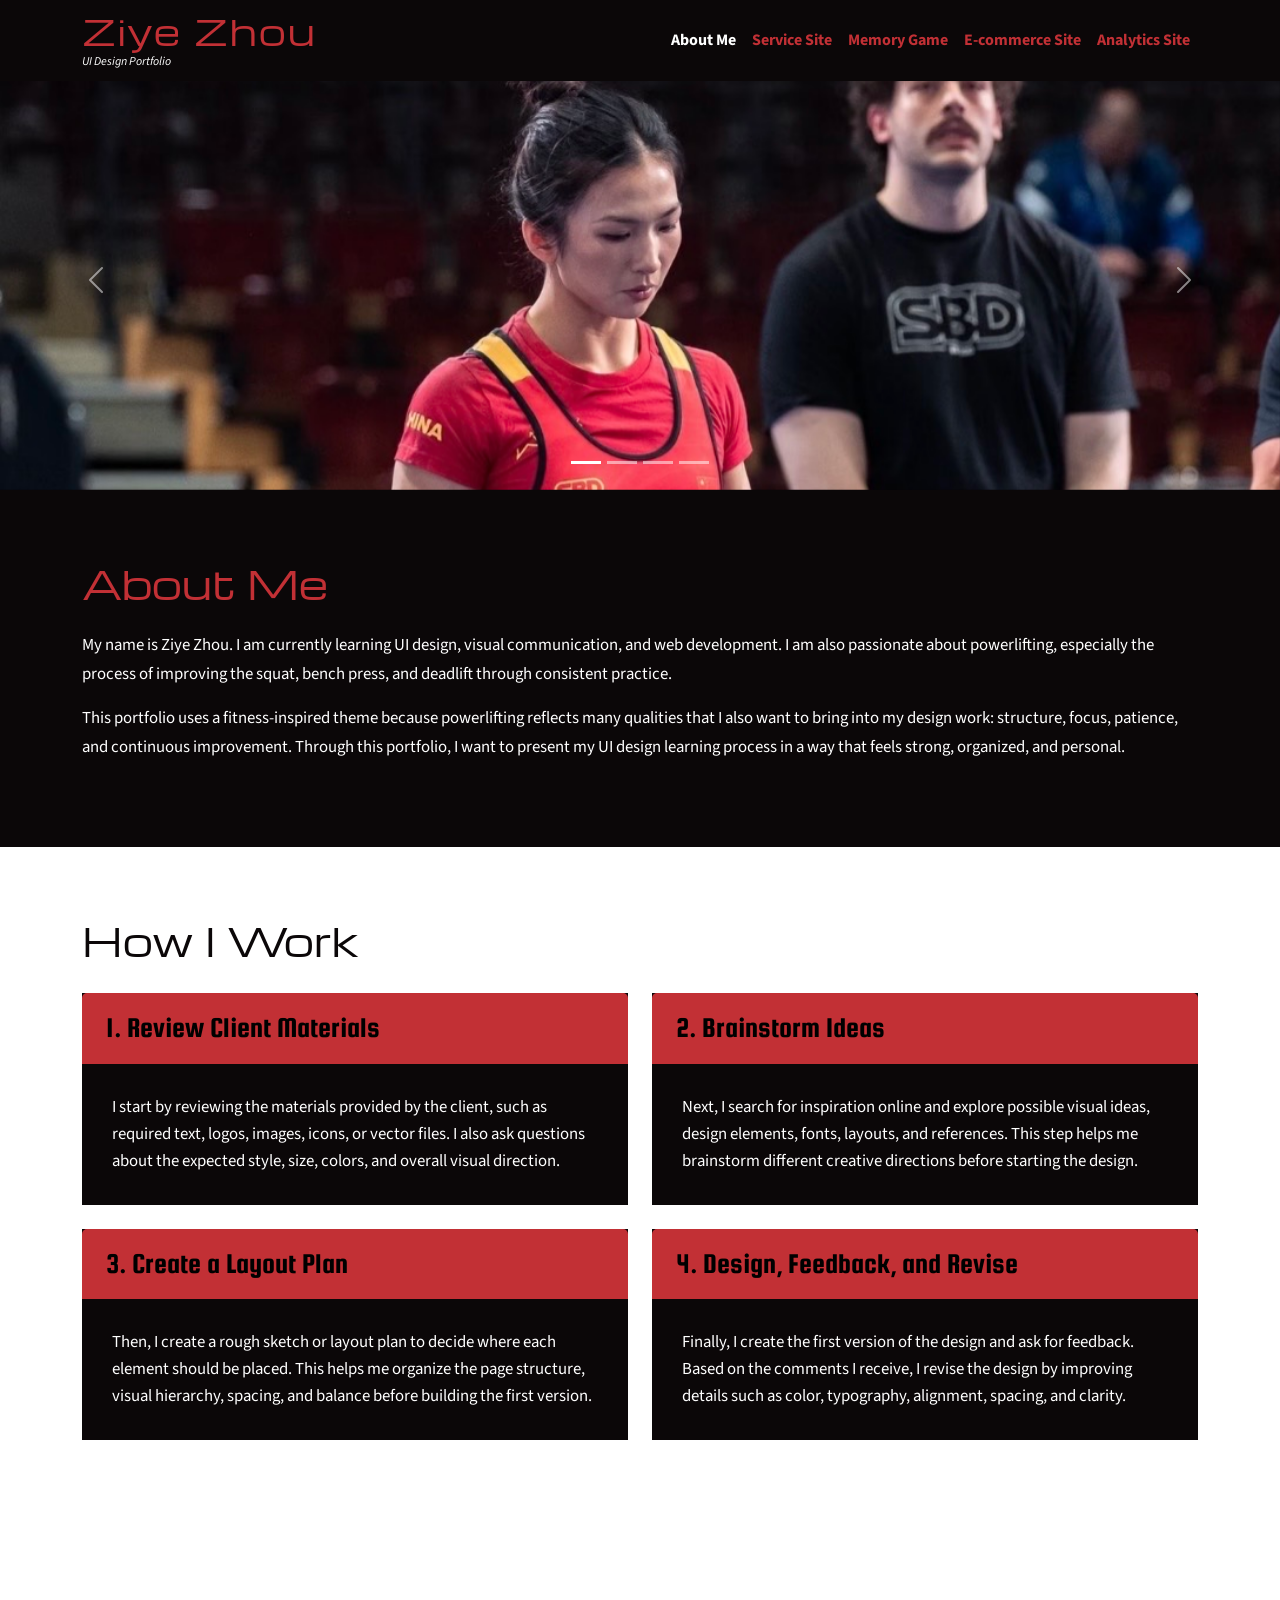
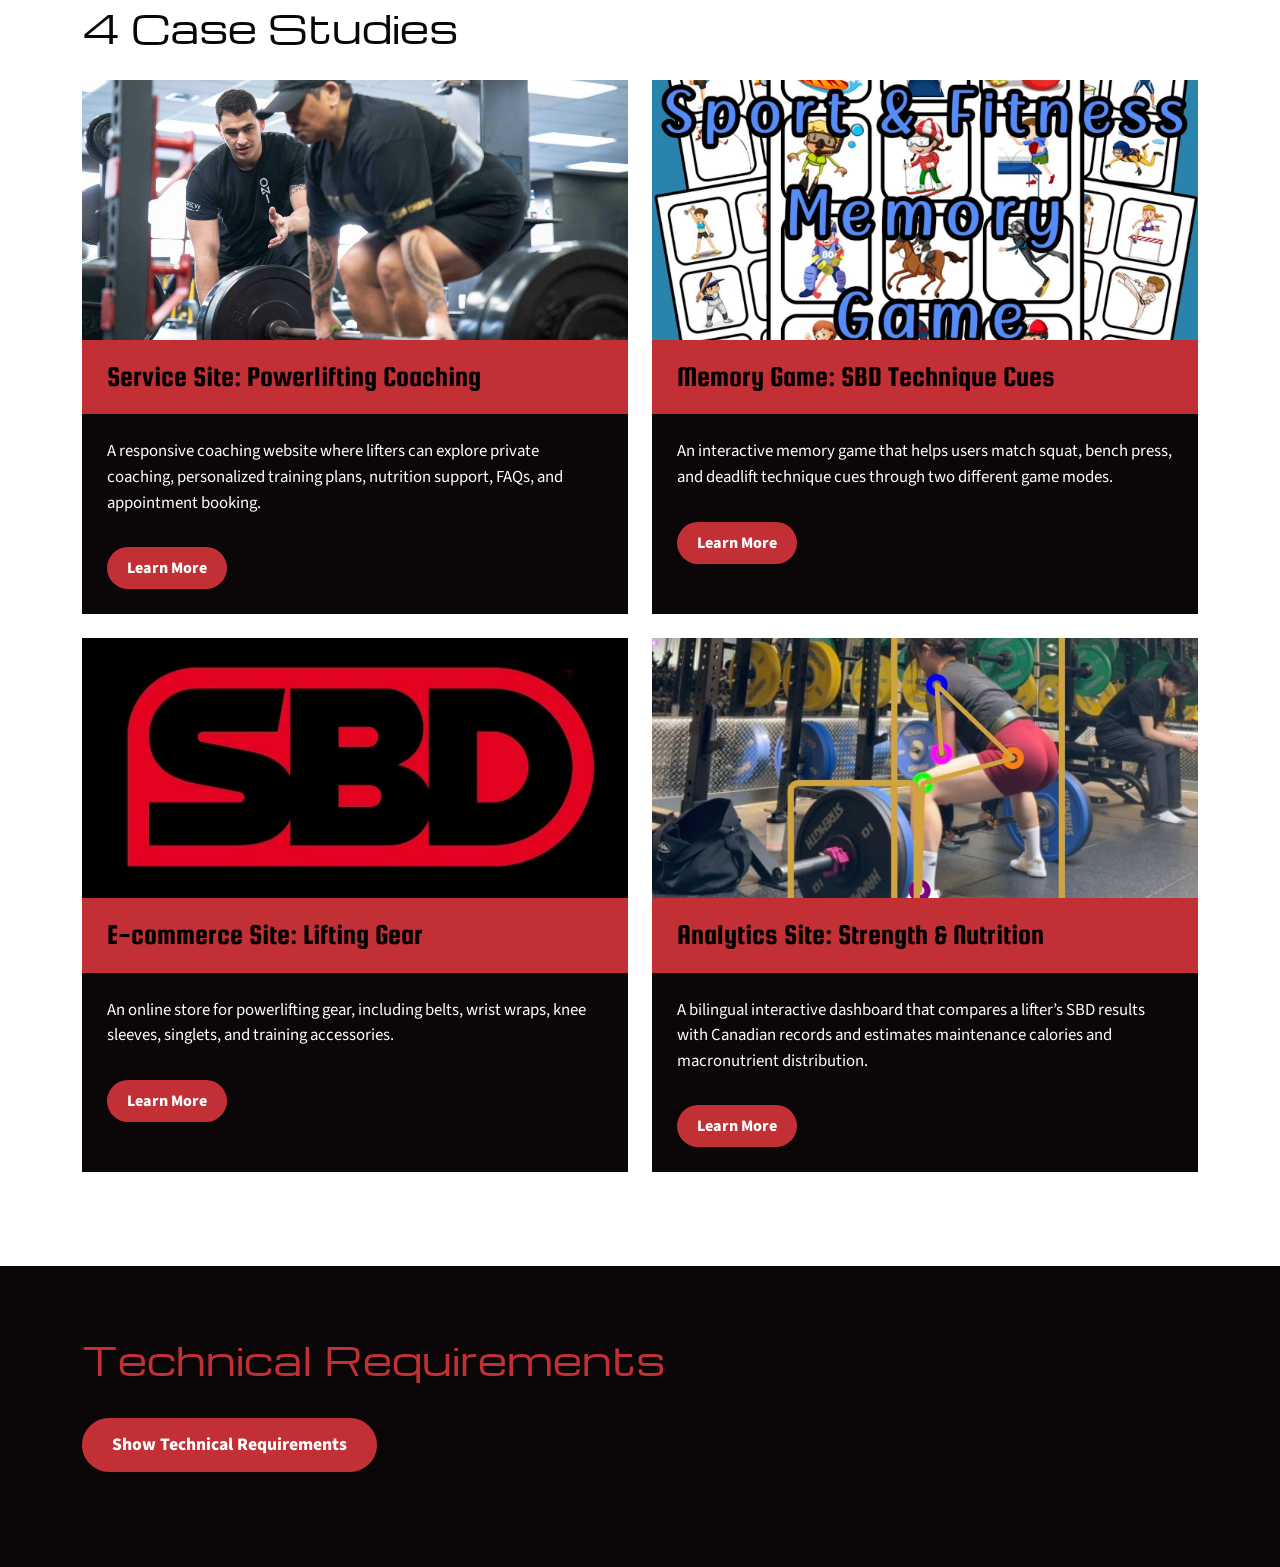
<file: index.html>
<!DOCTYPE html>
<html lang="en">

<head>
    <meta charset="utf-8">
    <meta name="viewport" content="width=device-width, initial-scale=1">
    <meta name="description" content="Ziye Zhou's UI design portfolio">
    <meta name="author" content="Ziye Zhou">

    <title>Ziye Zhou Portfolio</title>

    <link href="https://cdn.jsdelivr.net/npm/bootstrap@5.3.3/dist/css/bootstrap.min.css" rel="stylesheet">

    <link href="css/homepage.css" rel="stylesheet"> 

    <link rel="preconnect" href="https://fonts.googleapis.com">
    <link rel="preconnect" href="https://fonts.gstatic.com" crossorigin>
    <link href="https://fonts.googleapis.com/css2?family=BBH+Hegarty&family=Michroma&family=Source+Sans+Pro:wght@400;600;700;800;900&family=Squada+One&display=swap" rel="stylesheet">

</head>

<body>

    <!-- Navigation -->
    <nav class="navbar fixed-top navbar-expand-lg navbar-dark bg-dark-green">
        <div class="container">

            <a class="navbar-brand brand-block" href="index.html">
                <span class="brand-name">Ziye Zhou</span>
                <span class="brand-subtitle">UI Design Portfolio</span>
            </a>

            <button class="navbar-toggler" type="button" data-bs-toggle="collapse" data-bs-target="#navbarResponsive"
                aria-controls="navbarResponsive" aria-expanded="false" aria-label="Toggle navigation">
                <span class="navbar-toggler-icon"></span>
            </button>

            <div class="collapse navbar-collapse" id="navbarResponsive">
                <ul class="navbar-nav ms-auto">

                    <li class="nav-item">
                        <a class="nav-link active" href="index.html">About Me</a>
                    </li>

                    <li class="nav-item">
                        <a class="nav-link" href="service.html">Service Site</a>
                    </li>

                    <li class="nav-item">
                        <a class="nav-link" href="jeu.html">Memory Game</a>
                    </li>

                    <li class="nav-item">
                        <a class="nav-link" href="ecommerce.html">E-commerce Site</a>
                    </li>

                    <li class="nav-item">
                        <a class="nav-link" href="analytics.html">Analytics Site</a>
                    </li>

                </ul>
            </div>

        </div>
    </nav>

    <!-- Cover Page Images Section -->
    <header class="cover-carousel-section">
        <div id="fitnessCarousel" class="carousel slide" data-bs-ride="carousel">

            <div class="carousel-indicators">
                <button type="button" data-bs-target="#fitnessCarousel" data-bs-slide-to="0" class="active"
                    aria-current="true" aria-label="Slide 1"></button>
                <button type="button" data-bs-target="#fitnessCarousel" data-bs-slide-to="1"
                    aria-label="Slide 2"></button>
                <button type="button" data-bs-target="#fitnessCarousel" data-bs-slide-to="2"
                    aria-label="Slide 3"></button>
                <button type="button" data-bs-target="#fitnessCarousel" data-bs-slide-to="3"
                    aria-label="Slide 4"></button>
            </div>

            <div class="carousel-inner">

                <div class="carousel-item active">
                    <img src="images/cover-01.jpg" class="d-block w-100 carousel-img" alt="Powerlifting cover image">
                    <div class="carousel-caption d-none d-md-block">
                    </div>
                </div>

                <div class="carousel-item">
                    <img src="images/cover-02.jpg" class="d-block w-100 carousel-img" alt="Gym training image">
                    <div class="carousel-caption d-none d-md-block"> </div>
                </div>

                <div class="carousel-item">
                    <img src="images/cover-03.jpg" class="d-block w-100 carousel-img" alt="Barbell image">
                    <div class="carousel-caption d-none d-md-block"></div>
                </div>

                <div class="carousel-item">
                    <img src="images/cover-04.jpg" class="d-block w-100 carousel-img" alt="Fitness design image">
                    <div class="carousel-caption d-none d-md-block"></div>
                </div>

            </div>

            <button class="carousel-control-prev" type="button" data-bs-target="#fitnessCarousel" data-bs-slide="prev">
                <span class="carousel-control-prev-icon" aria-hidden="true"></span>
                <span class="visually-hidden">Previous</span>
            </button>

            <button class="carousel-control-next" type="button" data-bs-target="#fitnessCarousel" data-bs-slide="next">
                <span class="carousel-control-next-icon" aria-hidden="true"></span>
                <span class="visually-hidden">Next</span>
            </button>

        </div>
    </header>

    <!-- About Me Section -->
    <section class="about-section" id="about">
        <div class = "container">
            <h1 class="about-title">About Me</h1>
            <p>
            My name is Ziye Zhou. I am currently learning UI design, visual communication,
            and web development. I am also passionate about powerlifting, 
            especially the process of improving the squat, bench press, and deadlift through
            consistent practice.
            </p>

            <p>
                This portfolio uses a fitness-inspired theme because powerlifting reflects many
                qualities that I also want to bring into my design work: structure, focus,
                patience, and continuous improvement. Through this portfolio, I want to present
                my UI design learning process in a way that feels strong, organized, and personal.
            </p>
        </div>
    </section>

    <!-- How I Work Section -->
    <section class="work-section" id="work">
        <div class="container">

            <h1 class="work-title">How I Work</h1>

            <div class="row">

                <div class="col-md-6 mb-4">
                    <div class="card work-card h-100">
                        <h4 class="card-header work-card-header">1. Review Client Materials</h4>
                        <div class="card-body work-card-body">
                            <p class="card-text">
                                I start by reviewing the materials provided by the client, such as required text,
                                logos, images, icons, or vector files. I also ask questions about the expected
                                style, size, colors, and overall visual direction.
                            </p>
                        </div>
                    </div>
                </div>

                <div class="col-md-6 mb-4">
                    <div class="card work-card h-100">
                        <h4 class="card-header work-card-header">2. Brainstorm Ideas</h4>
                        <div class="card-body work-card-body">
                            <p class="card-text">
                                Next, I search for inspiration online and explore possible visual ideas, design
                                elements, fonts, layouts, and references. This step helps me brainstorm different
                                creative directions before starting the design.
                            </p>
                        </div>
                    </div>
                </div>

                <div class="col-md-6 mb-4">
                    <div class="card work-card h-100">
                        <h4 class="card-header work-card-header">3. Create a Layout Plan</h4>
                        <div class="card-body work-card-body">
                            <p class="card-text">
                                Then, I create a rough sketch or layout plan to decide where each element should
                                be placed. This helps me organize the page structure, visual hierarchy, spacing,
                                and balance before building the first version.
                            </p>
                        </div>
                    </div>
                </div>

                <div class="col-md-6 mb-4">
                    <div class="card work-card h-100">
                        <h4 class="card-header work-card-header">4. Design, Feedback, and Revise</h4>
                        <div class="card-body work-card-body">
                            <p class="card-text">
                                Finally, I create the first version of the design and ask for feedback. Based on
                                the comments I receive, I revise the design by improving details such as color,
                                typography, alignment, spacing, and clarity.
                            </p>
                        </div>
                    </div>
                </div>

            </div>

        </div>
    </section>

    <!-- Case Studies Section -->
    <section class="case-section" id="cases">
        <div class="container">

            <h1 class="case-title">4 Case Studies</h1>

            <div class="row">

                <div class="col-md-6 mb-4">
                    <div class="case-card">
                        <img src="images/service.jpg" alt="Powerlifting coaching preview" class="case-img">

                        <div class="case-card-title">
                            <h4>Service Site: Powerlifting Coaching</h4>
                        </div>

                        <div class="case-card-body">
                            <p>
                                A responsive coaching website where lifters can explore private coaching,
                                personalized training plans, nutrition support, FAQs, and appointment booking.
                            </p>
                            <a href="service.html" class="case-btn">Learn More</a>
                        </div>
                    </div>
                </div>

                <div class="col-md-6 mb-4">
                    <div class="case-card">
                        <img src="images/memory-game.jpg" alt="Lifting memory game preview" class="case-img">

                        <div class="case-card-title">
                            <h4>Memory Game: SBD Technique Cues</h4>
                        </div>

                        <div class="case-card-body">
                            <p>
                                An interactive memory game that helps users match squat, bench press,
                                and deadlift technique cues through two different game modes.
                            </p>
                            <a href="jeu.html" class="case-btn">Learn More</a>
                        </div>
                    </div>
                </div>

                <div class="col-md-6 mb-4">
                    <div class="case-card">
                        <img src="images/ecommerce.jpg" alt="Lifting gear shop preview" class="case-img">

                        <div class="case-card-title">
                            <h4>E-commerce Site: Lifting Gear</h4>
                        </div>

                        <div class="case-card-body">
                            <p>
                                An online store for powerlifting gear, including belts,
                                wrist wraps, knee sleeves, singlets, and training accessories.
                            </p>
                            <a href="ecommerce.html" class="case-btn">Learn More</a>
                        </div>
                    </div>
                </div>

                <div class="col-md-6 mb-4">
                    <div class="case-card">
                        <img src="images/analytics.jpg" alt="Training analytics preview" class="case-img">

                        <div class="case-card-title">
                            <h4>Analytics Site: Strength & Nutrition</h4>
                        </div>

                        <div class="case-card-body">
                            <p>
                                A bilingual interactive dashboard that compares a lifter’s SBD results with
                                Canadian records and estimates maintenance calories and macronutrient distribution.
                            </p>
                            <a href="analytics.html" class="case-btn">Learn More</a>
                        </div>
                    </div>
                </div>

            </div>

        </div>
    </section>

    <section class="tech-section">
        <div class="container">
            <h1 class="tech-title">Technical Requirements</h1>

            <button id="techButton" class="tech-btn">
                Show Technical Requirements
            </button>

            <p id="techMessage" class="d-none mt-3">
                This portfolio uses HTML, CSS, Bootstrap 5.3.3, and custom JavaScript.
                Bootstrap is used for the responsive navigation bar, carousel, grid layout,
                cards, and mobile hamburger menu. Custom JavaScript is used to highlight
                the current navigation page and control this interactive section.
            </p>
        </div>  
    </section>

    <script src="js/main.js"></script>
    <script src="https://cdn.jsdelivr.net/npm/bootstrap@5.3.3/dist/js/bootstrap.bundle.min.js"></script>
    
</body>



</html>
</file>
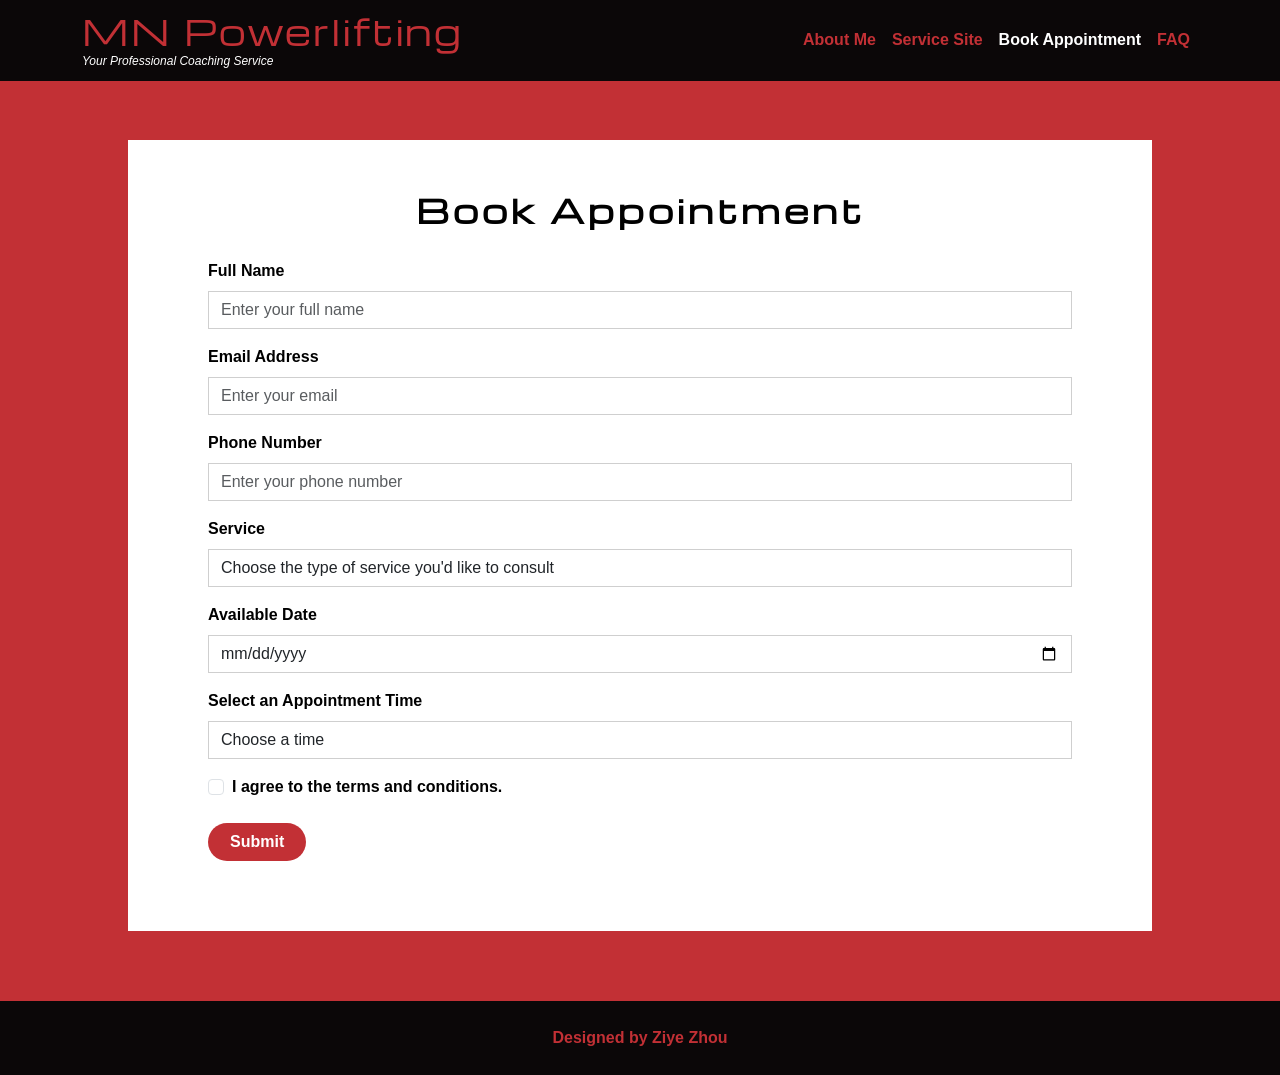
<file: appointment.html>
<!DOCTYPE html>
<html lang="en">

<head>
    <meta charset="utf-8">
    <meta name="viewport" content="width=device-width, initial-scale=1">
    <meta name="description" content="Powerlifting coaching appointment page">
    <meta name="author" content="Ziye Zhou">

    <title>Book Appointment - MN Powerlifting</title>

    <link href="https://cdn.jsdelivr.net/npm/bootstrap@5.3.3/dist/css/bootstrap.min.css" rel="stylesheet">

    <link href="css/homepage.css" rel="stylesheet">
    <link href="css/service.css" rel="stylesheet">
    <link href="css/appointment.css" rel="stylesheet">

    <link rel="preconnect" href="https://fonts.googleapis.com">
    <link rel="preconnect" href="https://fonts.gstatic.com" crossorigin>
    <link href="https://fonts.googleapis.com/css2?family=BBH+Hegarty&family=Michroma&family=Squada+One&display=swap" rel="stylesheet">
</head>

<body>

    <!-- Navigation -->
    <nav class="navbar fixed-top navbar-expand-lg navbar-dark bg-dark-green">
        <div class="container">

            <a class="navbar-brand brand-block" href="service.html">
                <span class="brand-name">MN Powerlifting</span>
                <span class="brand-subtitle">Your Professional Coaching Service</span>
            </a>

            <button class="navbar-toggler" type="button" data-bs-toggle="collapse" data-bs-target="#navbarResponsive"
                aria-controls="navbarResponsive" aria-expanded="false" aria-label="Toggle navigation">
                <span class="navbar-toggler-icon"></span>
            </button>

            <div class="collapse navbar-collapse" id="navbarResponsive">
                <ul class="navbar-nav ms-auto">

                    <li class="nav-item">
                        <a class="nav-link" href="index.html">About Me</a>
                    </li>

                    <li class="nav-item">
                        <a class="nav-link" href="service.html">Service Site</a>
                    </li>

                    <li class="nav-item">
                        <a class="nav-link active" href="appointment.html">Book Appointment</a>
                    </li>

                    <li class="nav-item">
                        <a class="nav-link" href="faq.html">FAQ</a>
                    </li>

                </ul>
            </div>

        </div>
    </nav>

    <!-- Appointment Form Section -->
    <section class="appointment-section">
        <div class="appointment-box">

            <h1 class="appointment-title">Book Appointment</h1>

            <form id="appointmentForm">

                <div class="mb-3">
                    <label for="fullName" class="form-label">Full Name</label>
                    <input type="text" class="form-control" id="fullName" placeholder="Enter your full name">
                </div>

                <div class="mb-3">
                    <label for="emailAddress" class="form-label">Email Address</label>
                    <input type="email" class="form-control" id="emailAddress" placeholder="Enter your email">
                </div>

                <div class="mb-3">
                    <label for="phoneNumber" class="form-label">Phone Number</label>
                    <input type="text" class="form-control" id="phoneNumber" placeholder="Enter your phone number">
                </div>

                <div class="mb-3">
                    <label for="serviceType" class="form-label">Service</label>
                    <select class="form-control" id="serviceType">
                        <option>Choose the type of service you'd like to consult</option>
                        <option>Private Coaching</option>
                        <option>Personalized Training Plan</option>
                        <option>Nutrition Plan</option>
                    </select>
                </div>

                <div class="mb-3">
                    <label for="appointmentDate" class="form-label">Available Date</label>
                    <input type="date" class="form-control" id="appointmentDate">
                </div>

                <div class="mb-3">
                    <label for="appointmentTime" class="form-label">Select an Appointment Time</label>
                    <select class="form-control" id="appointmentTime">
                        <option>Choose a time</option>
                        <option>9:00 AM</option>
                        <option>11:00 AM</option>
                        <option>2:00 PM</option>
                        <option>5:00 PM</option>
                        <option>8:00 PM</option>
                    </select>
                </div>

                <div class="mb-4 form-check">
                    <input type="checkbox" class="form-check-input" id="termsCheck">
                    <label class="form-check-label" for="termsCheck">
                        I agree to the terms and conditions.
                    </label>
                </div>

                <button type="submit" class="appointment-submit-btn">
                    Submit
                </button>

            </form>

            <p id="appointmentMessage" class="appointment-message d-none">
                Your appointment request has been submitted. A confirmation has been sent to your email.
            </p>

        </div>
    </section>

    <footer class="site-footer">
        <p>Designed by Ziye Zhou</p>
    </footer>

    <script src="https://cdn.jsdelivr.net/npm/bootstrap@5.3.3/dist/js/bootstrap.bundle.min.js"></script>

    <script src="js/main.js"></script>

</body>
</html>
</file>
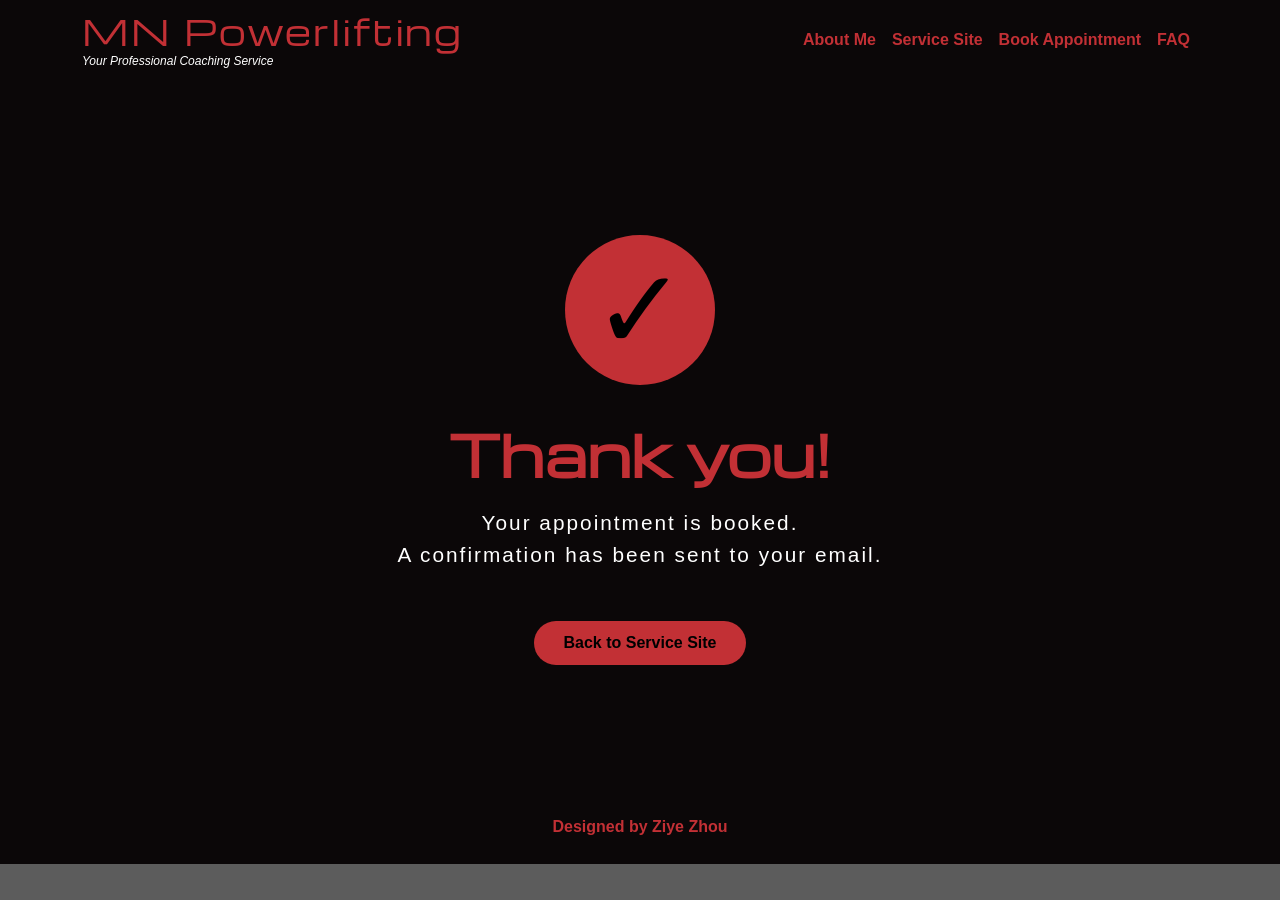
<file: confirmation.html>
<!DOCTYPE html>
<html lang="en">

<head>
    <meta charset="utf-8">
    <meta name="viewport" content="width=device-width, initial-scale=1">
    <meta name="description" content="Appointment confirmation page">
    <meta name="author" content="Ziye Zhou">

    <title>Appointment Confirmed - MN Powerlifting</title>

    <link href="https://cdn.jsdelivr.net/npm/bootstrap@5.3.3/dist/css/bootstrap.min.css" rel="stylesheet">

    <link href="css/homepage.css" rel="stylesheet">
    <link href="css/service.css" rel="stylesheet">
    <link href="css/appointment.css" rel="stylesheet">
    <link href="css/confirmation.css" rel="stylesheet">

    <link rel="preconnect" href="https://fonts.googleapis.com">
    <link rel="preconnect" href="https://fonts.gstatic.com" crossorigin>
    <link href="https://fonts.googleapis.com/css2?family=BBH+Hegarty&family=Michroma&family=Squada+One&display=swap" rel="stylesheet">
</head>

<body>

    <!-- Navigation -->
    <nav class="navbar fixed-top navbar-expand-lg navbar-dark bg-dark-green">
        <div class="container">

            <a class="navbar-brand brand-block" href="service.html">
                <span class="brand-name">MN Powerlifting</span>
                <span class="brand-subtitle">Your Professional Coaching Service</span>
            </a>

            <button class="navbar-toggler" type="button" data-bs-toggle="collapse" data-bs-target="#navbarResponsive"
                aria-controls="navbarResponsive" aria-expanded="false" aria-label="Toggle navigation">
                <span class="navbar-toggler-icon"></span>
            </button>

            <div class="collapse navbar-collapse" id="navbarResponsive">
                <ul class="navbar-nav ms-auto">

                    <li class="nav-item">
                        <a class="nav-link" href="index.html">About Me</a>
                    </li>

                    <li class="nav-item">
                        <a class="nav-link" href="service.html">Service Site</a>
                    </li>

                    <li class="nav-item">
                        <a class="nav-link" href="appointment.html">Book Appointment</a>
                    </li>

                    <li class="nav-item">
                        <a class="nav-link" href="faq.html">FAQ</a>
                    </li>

                </ul>
            </div>

        </div>
    </nav>

    <!-- Confirmation Section -->
    <section class="confirmation-section">
        <div class="confirmation-content">

            <div class="check-circle">
                <span class="check-mark">✓</span>
            </div>

            <h1 class="confirmation-title">Thank you!</h1>

            <p class="confirmation-text">
                Your appointment is booked.
                <br>
                A confirmation has been sent to your email.
            </p>

            <a href="service.html" class="confirmation-btn">
                Back to Service Site
            </a>

        </div>
    </section>

    <footer class="site-footer">
        <p>Designed by Ziye Zhou</p>
    </footer>

    <script src="https://cdn.jsdelivr.net/npm/bootstrap@5.3.3/dist/js/bootstrap.bundle.min.js"></script>

    <script src="js/main.js"></script>

</body>
</html>
</file>
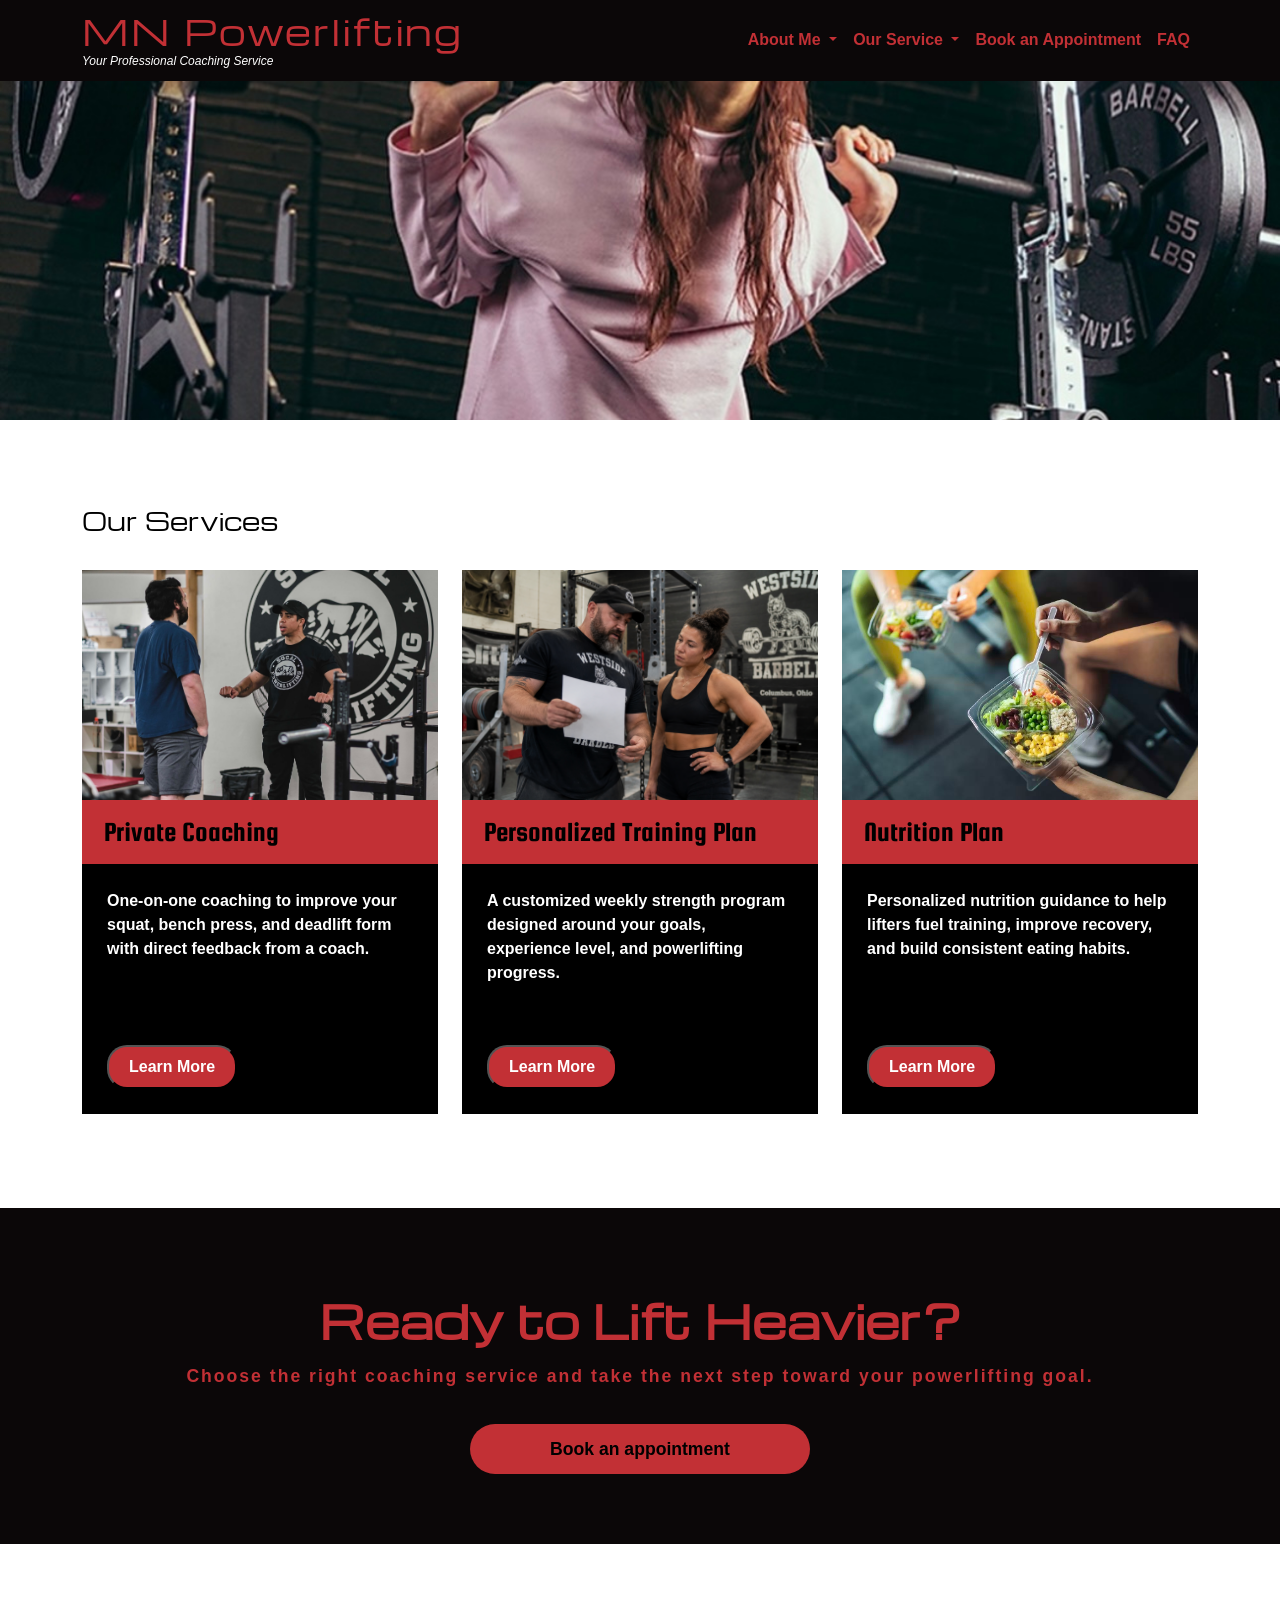
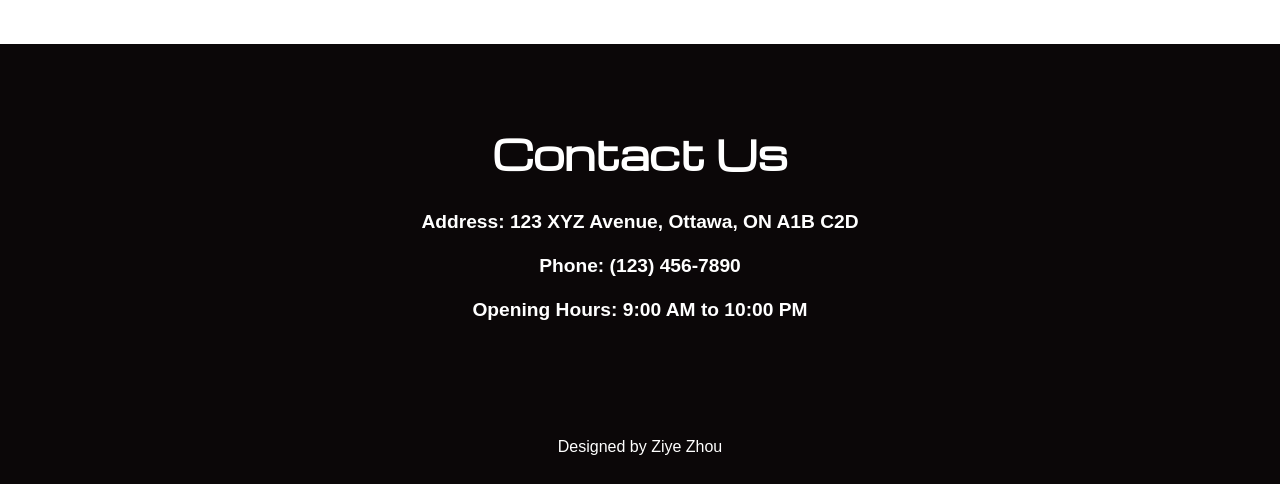
<file: service.html>
<!DOCTYPE html>
<html lang="en">

<head>
    <meta charset="utf-8">
    <meta name="viewport" content="width=device-width, initial-scale=1">
    <meta name="description" content="Service site case study">
    <meta name="author" content="Ziye Zhou">

    <title>Service Site - Powerlifting Coaching</title>

    <link href="https://cdn.jsdelivr.net/npm/bootstrap@5.3.3/dist/css/bootstrap.min.css" rel="stylesheet">

    <!-- Shared homepage style -->
    <link href="css/homepage.css" rel="stylesheet">

    <!-- Page-specific style -->
    <link href="css/service.css" rel="stylesheet">
    <link rel="preconnect" href="https://fonts.googleapis.com">
    <link rel="preconnect" href="https://fonts.gstatic.com" crossorigin>
    <link href="https://fonts.googleapis.com/css2?family=BBH+Hegarty&family=Michroma&family=Squada+One&display=swap" rel="stylesheet">
    
</head>

<body>

    <!-- Navigation -->
    <nav class="navbar fixed-top navbar-expand-lg navbar-dark bg-dark-green">
        <div class="container">

            <a class="navbar-brand brand-block" href="index.html">
                <span class="brand-name">MN Powerlifting</span>
                <span class="brand-subtitle">Your Professional Coaching Service </span>
            </a>

            <button class="navbar-toggler" type="button" data-bs-toggle="collapse" data-bs-target="#navbarResponsive"
                aria-controls="navbarResponsive" aria-expanded="false" aria-label="Toggle navigation">
                <span class="navbar-toggler-icon"></span>
            </button>

            <div class="collapse navbar-collapse" id="navbarResponsive">
                <ul class="navbar-nav ms-auto">

                    <!-- About Me Dropdown -->
                    <li class="nav-item dropdown portfolio-nav-item">

                        <a
                            class="nav-link dropdown-toggle portfolio-nav-dropdown"
                            href="index.html"
                            id="aboutMeDropdown"
                            aria-expanded="false"
                        >
                            About Me
                        </a>

                        <ul
                            class="dropdown-menu dropdown-menu-end portfolio-dropdown-menu"
                            aria-labelledby="aboutMeDropdown"
                        >

                            <li>
                                <a
                                    class="dropdown-item"
                                    href="jeu.html"
                                >
                                    Memory Game
                                </a>
                            </li>

                            <li>
                                <a
                                    class="dropdown-item"
                                    href="ecommerce.html"
                                >
                                    E-commerce Site
                                </a>
                            </li>

                            <li>
                                <a
                                    class="dropdown-item"
                                    href="analytics.html"
                                >
                                    Analytics Site
                                </a>
                            </li>
                        </ul>

                    </li>

                    <li class="nav-item dropdown">
                        <a class="nav-link dropdown-toggle active" href="#" id="serviceDropdown" role="button"
                            data-bs-toggle="dropdown" aria-expanded="false">
                            Our Service
                        </a>

                        <ul class="dropdown-menu dropdown-menu-dark" aria-labelledby="serviceDropdown">
                            <li>
                                <button class="dropdown-item" type="button"
                                    onclick="document.getElementById('privateCoachBtn').click(); setTimeout(() => document.getElementById('privateCoachDetails').scrollIntoView({ behavior: 'smooth', block: 'start' }), 100);">
                                    Private Coaching
                                </button>
                            </li>

                            <li>
                                <button class="dropdown-item" type="button"
                                    onclick="document.getElementById('trainingPlanBtn').click(); setTimeout(() => document.getElementById('trainingPlanDetails').scrollIntoView({ behavior: 'smooth', block: 'start' }), 100);">
                                    Personalized Training Plan
                                </button>
                            </li>

                            <li>
                                <button class="dropdown-item" type="button"
                                    onclick="document.getElementById('nutritionPlanBtn').click(); setTimeout(() => document.getElementById('nutritionPlanDetails').scrollIntoView({ behavior: 'smooth', block: 'start' }), 100);">
                                    Nutrition Plan
                                </button>
                            </li>
                        </ul>
                    </li>

                    <li class="nav-item">
                        <a class="nav-link" href="appointment.html">Book an Appointment</a>
                    </li>

                    <li class="nav-item">
                        <a class="nav-link" href="faq.html">FAQ</a>
                    </li>

                </ul>
                        
            </div>

        </div>
    </nav>



    <!-- Cover Image Section -->
    <header class="service-cover-section">
        <img src="images/cover-05.jpg" class="service-cover-img" alt="Powerlifting cover image">
    </header>



    <!-- Our Services Section -->
    <section class="service-section">
        <div class="container">

            <h1 class="service-title">Our Services</h1>

            <div class="row">

                <!-- Private Coaching -->
                <div class="col-md-4 mb-4">
                    <div class="service-card h-100">
                        <img src="images/private-coach.jpg" alt="Private coaching" class="service-img">

                        <div class="service-card-title">
                            <h4>Private Coaching</h4>
                        </div>

                        <div class="service-card-body">
                            <p>
                                One-on-one coaching to improve your squat, bench press, and deadlift
                                form with direct feedback from a coach.
                            </p>

                            <button id="privateCoachBtn" class="service-btn" type="button">
                                Learn More
                            </button>
                        </div>
                    </div>
                </div>

                <!-- Personalized Training Plan -->
                <div class="col-md-4 mb-4">
                    <div class="service-card h-100">
                        <img src="images/personalized-training-plan.png" alt="Personalized training plan" class="service-img">

                        <div class="service-card-title">
                            <h4>Personalized Training Plan</h4>
                        </div>

                        <div class="service-card-body">
                            <p>
                                A customized weekly strength program designed around your goals,
                                experience level, and powerlifting progress.
                            </p>

                            <button id="trainingPlanBtn" class="service-btn" type="button">
                                Learn More
                            </button>
                        </div>
                    </div>
                </div>

                <!-- Nutrition Plan -->
                <div class="col-md-4 mb-4">
                    <div class="service-card h-100">
                        <img src="images/nutrition-plan.jpg" alt="Nutrition plan" class="service-img">

                        <div class="service-card-title">
                            <h4>Nutrition Plan</h4>
                        </div>

                        <div class="service-card-body">
                            <p>
                                Personalized nutrition guidance to help lifters fuel training,
                                improve recovery, and build consistent eating habits.
                            </p>

                            <button id="nutritionPlanBtn" class="service-btn" type="button">
                                Learn More
                            </button>
                        </div>
                    </div>
                </div>

            </div>

        </div>


        <!-- Private Coaching Details -->
        <div id="privateCoachDetails" class="private-detail-section d-none">

            <h2>Private Coaching</h2>

            <p>
                One-on-one coaching to improve your squat, bench press, and deadlift
                form with direct feedback from a coach.
            </p>

            <h3>What this service includes:</h3>

            <ol>
                <li>Squat, bench press, and deadlift technique review</li>
                <li>Form correction and movement feedback</li>
                <li>Beginner-friendly powerlifting instruction</li>
                <li>Guidance on safe lifting habits</li>
                <li>Discussion of training goals, session needs, and pricing</li>
            </ol>

            <h3>Best for:</h3>

            <p>
                Beginner lifters who want direct coaching and clear feedback on their lifting form.
            </p>

            <h3>Price:</h3>

            <p>
                Starting from $50 / session
            </p>

            <a href="faq.html" class="private-faq-btn">
                Have questions? View FAQ
            </a>

        </div>

        <!-- Personalized Training Plan Details -->
        <div id="trainingPlanDetails" class="private-detail-section d-none">

            <h2>Personalized Training Plan</h2>

            <p>
                A customized weekly strength program designed around your goals,
                experience level, and powerlifting progress.
            </p>

            <h3>What this service includes:</h3>

            <ol>
                <li>Personalized weekly training schedule</li>
                <li>Squat, bench press, and deadlift programming</li>
                <li>Exercise selection based on your experience level</li>
                <li>Progress tracking and training adjustments</li>
                <li>Competition preparation support if needed</li>
            </ol>

            <h3>Best for:</h3>

            <p>
                Lifters who want structured programming but do not need in-person coaching every session.
            </p>

            <h3>Price:</h3>

            <p>
                Starting from $120 / month
            </p>

            <a href="faq.html" class="private-faq-btn">
                Have questions? View FAQ
            </a>

        </div>

        <!-- Nutrition Plan Details -->
        <div id="nutritionPlanDetails" class="private-detail-section d-none">

            <h2>Nutrition Plan</h2>

            <p>
                Personalized nutrition guidance to help lifters fuel training,
                improve recovery, and build consistent eating habits.
            </p>

            <h3>What this service includes:</h3>

            <ol>
                <li>Basic nutrition guidance for strength training</li>
                <li>Meal structure suggestions</li>
                <li>Support for training energy and recovery</li>
                <li>Simple habit-building strategies</li>
                <li>Nutrition advice based on training goals</li>
            </ol>

            <h3>Best for:</h3>

            <p>
                Lifters who want general nutrition support to improve consistency, recovery, and gym performance.
            </p>

            <h3>Price:</h3>

            <p>
                Starting from $80 / plan
            </p>

            <a href="faq.html" class="private-faq-btn">
                Have questions? View FAQ
            </a>

        </div>

    </section>


    <!-- Book Appointment Section -->
    <section class="booking-cta-section">
        <div class="container text-center">

            <h1 class="booking-cta-title">Ready to Lift Heavier?</h1>

            <p class="booking-cta-text">
                Choose the right coaching service and take the next step toward your powerlifting goal.
            </p>

            <a href="appointment.html" class="booking-cta-btn">
                Book an appointment
            </a>

        </div>
    </section>


    <!-- Contact us Section -->
    <section class="contact-section">
        <div class="container text-center">

            <h1 class="contact-title">Contact Us</h1>

            <p class="contact-info">
                <strong>Address:</strong> 123 XYZ Avenue, Ottawa, ON A1B C2D
            </p>

            <p class="contact-info">
                <strong>Phone:</strong> (123) 456-7890
            </p>

            <p class="contact-info">
                <strong>Opening Hours:</strong> 9:00 AM to 10:00 PM
            </p>

        </div>
    </section>

    <!-- Footer -->
    <footer class="site-footer">
        <p>Designed by Ziye Zhou</p>
    </footer>

    <!-- Bootstrap JavaScript Bundle -->
    <script src="https://cdn.jsdelivr.net/npm/bootstrap@5.3.3/dist/js/bootstrap.bundle.min.js"></script>
    
    <!-- Custom JavaScript -->
    <script src="js/main.js"></script>
</body>
</html>
</file>
<file: css/homepage.css>
body {
    padding-top: 70px;
    background-color: #ffffff;
}

.bg-dark-green {
    background-color: #0b0708;
}

/*********** Navigation bar ***********/
.brand-block {
    display: flex;
    flex-direction: column;
    line-height: 1.1;
    text-decoration: none;
}

.brand-name {
    font-family: "Michroma", sans-serif;
    font-size: 2.1rem;
    font-weight: 400;
    color: #c23035;
    text-decoration: none;
    letter-spacing: 2px;
}

.brand-subtitle {
    font-family: 'Source Sans Pro', sans-serif;
    font-size: 0.75rem;
    font-weight: 400;
    padding-top: 0.3rem;
    color: #ffffff;
    text-decoration: none;
    font-style: italic;
}

.nav-link {
    font-family: 'Source Sans Pro', sans-serif;
    font-size: 1rem;
    font-weight: 700;
    color: #c23035;
}

.nav-link:hover {
    color: #ffffff;
}

.nav-link.active {
    color: #ffffff;
}

.navbar-dark .navbar-nav .nav-link.active {
    color: #ffffff;
}

/*********** About Me Section ***********/
.about-section {
    background-color: #0b0708;
    padding: 70px 40px;
}

.about-title {
    color: #c23035;
    font-family: "Michroma", sans-serif;
    font-size: 2.4rem;
    font-weight: 400;
    margin-bottom: 25px;
}

p {
    font-family: 'Source Sans Pro', sans-serif;
    color: #ffffff;
}

.about-section p {
    color: #ffffff;
    font-size: 1.05rem;
    line-height: 1.7;
}

/*********** Cover Carousel Section ***********/
.cover-carousel-section {
    background-color: #0b0708;
    padding: 0;
    margin-bottom: 0;
}

/*********** Pictures ***********/
.carousel {
    border-radius: 0;
    overflow: hidden;
}

.carousel-img {
    height: 420px;
    object-fit: cover;
    object-position: center top;
}

/*********** Workflow Section ***********/
.work-section {
    padding: 70px 0;
    background-color: #ffffff;
}

.work-title {
    color: #0b0708;
    font-family: "Michroma", sans-serif;
    font-size: 2.4rem;
    font-weight: 400;
    margin-bottom: 30px;
}

.work-card {
    background-color: #0b0708;
    border: 0;
    border-radius: 0;
}

.work-card-header {
    background-color: #c23035;
    color: #000000;
    font-family: 'Squada One', sans-serif;
    font-size: 1.8rem;
    border-bottom: none;
    padding: 18px 24px;
}

.work-card-body {
    background-color: #0b0708;
    color: #ffffff;
    padding: 30px;
}

.work-card-body p {
    color: #ffffff;
    font-family: 'Source Sans Pro', sans-serif;
    font-size: 1.05rem;
    line-height: 1.6;
}

/*********** Case Study Section ***********/
.case-section {
    padding: 70px 0;
    background-color: #ffffff;
}

.case-title {
    color: #0b0708;
    font-family: "Michroma", sans-serif;
    font-size: 2.4rem;
    font-weight: 400;
    margin-bottom: 30px;
}

.case-card {
    background-color: #0b0708;
    border: 0;
    border-radius: 0;
    height: 100%;
}

.case-img {
    width: 100%;
    height: 260px;
    object-fit: cover;
    display: block;
}

.case-card-title {
    background-color: #c23035;
    padding: 20px 25px;
}

.case-card-title h4 {
    color: #000000;
    font-family: 'Squada One', sans-serif;
    font-size: 1.8rem;
    margin: 0;
}

.case-card-body {
    background-color: #0b0708;
    color: #ffffff;
    padding: 25px;
}

.case-card-body p {
    color: #ffffff;
    font-family: 'Source Sans Pro', sans-serif;
    font-size: 1.05rem;
    line-height: 1.6rem;
}

.case-btn {
    display: inline-block;
    margin-top: 15px;
    padding: 9px 20px;
    background-color: #c23035;
    color: #ffffff;
    font-family: 'Source Sans Pro', sans-serif;
    font-weight: 800;
    text-decoration: none;
    border-radius: 25px;
}

.case-btn:hover {
    background-color: #ffffff;
    color: #c23035;
}

/*********** Technical Requirements Button ***********/
.tech-section {
    padding: 70px 0;
    background-color: #0b0708;
}

.tech-title {
    color: #c23035;
    font-family: "Michroma", sans-serif;
    font-size: 2.4rem;
    font-weight: 400;
    margin-bottom: 25px;
}

.tech-btn {
    display: inline-block;
    padding: 12px 28px;
    background-color: #c23035;
    color: #ffffff;
    border: 2px solid #c23035;
    border-radius: 30px;
    font-family: 'Source Sans Pro', sans-serif;
    font-size: 1.1rem;
    font-weight: 800;
    text-decoration: none;
    cursor: pointer;
    margin-top: 10px;
    margin-bottom: 25px;
}

.tech-btn:hover {
    background-color: #ffffff;
    color: #c23035;
    border-color: #ffffff;
}

.tech-btn:focus {
    outline: 3px solid #ffffff;
    outline-offset: 4px;
}

.tech-section p {
    color: #ffffff;
    font-family: 'Source Sans Pro', sans-serif;
    font-size: 1rem;
    line-height: 1.6;
    max-width: 900px;
    margin-top: 20px;
}

/*********** Responsive ***********/
@media (max-width: 991px) {
    .brand-name {
        font-size: 1.6rem;
    }

    .carousel-img {
        height: 340px;
    }

    .about-title,
    .work-title,
    .case-title,
    .tech-title {
        font-size: 2rem;
    }
}

@media (max-width: 576px) {
    body {
        padding-top: 76px;
    }

    .brand-name {
        font-size: 1.3rem;
        letter-spacing: 1px;
    }

    .brand-subtitle {
        font-size: 0.65rem;
    }

    .carousel-img {
        height: 280px;
    }

    .about-section {
        padding: 50px 24px;
    }

    .about-title,
    .work-title,
    .case-title,
    .tech-title {
        font-size: 1.6rem;
    }
}
</file>
<file: css/service.css>
/*********** Basic ***********/
h1{
    margin-top: 1rem;
}

body{
    background-color: #ffffff;
}
.bg-dark-green{
    background-color: #0b0708;
}
.brand-name {
    color: #C23035;
    font-family: "Michroma", sans-serif;
}

.brand-subtitle {
    color: #ffffff;
    font-style: italic;
}

.nav-link {
    color: #c23035;
}

.nav-link.active,
.navbar-dark .navbar-nav .nav-link.active {
    color: #FFFFFF;
}

.service-cover-section {
    margin: 0;
    padding: 0;
    background-color: #0b0708;
}

.service-cover-img {
    width: 100%;
    height: 350px;
    object-fit: cover;
    object-position: center;
    display: block;
}

/*********** Service Section ***********/
.service-section {
    padding: 70px 0;
    background-color: #ffffff;
}

.service-title {
    color: #000000;
    font-family: "Michroma", sans-serif;
    font-size: 1.5rem;
    margin-bottom: 35px;
}

.service-card {
    background-color: #c23035;
    border: 0;
    border-radius: 0;
    height: 100%;
    display: flex;
    flex-direction: column;
}

.service-img {
    width: 100%;
    height: 230px;
    object-fit: cover;
    display: block;
}

.service-card-title {
    background-color: #c23035;
    padding: 18px 22px;
}

.service-card-title h4 {
    color: #000000;
    font-family: 'Squada One', sans-serif;
    font-size: 1.75rem;
    margin: 0;
    line-height: 1;
}

.service-card-body {
    background-color: #000000;
    padding: 25px;
    min-height: 250px;
    flex-grow: 1;
    display: flex;
    flex-direction: column;
    justify-content: space-between;
}

.service-card-body p {
    color: #ffffff;
    font-family: 'Source Sans Pro', sans-serif;
    font-size: 1rem;
    line-height: 1.5;
    font-weight: 700;
}

.service-btn {
    display: inline-block;
    margin-top: 20px;
    padding: 8px 20px;
    background-color: #c23035;
    color: #ffffff;
    font-family: 'Source Sans Pro', sans-serif;
    font-weight: 700;
    text-decoration: none;
    border-radius: 20px;
    align-self: flex-start;
}

.service-btn:hover {
    background-color: #ffffff;
    color: #c23035;
}

/*********** Private Coaching Detail Section ***********/
.private-detail-section {
    margin-top: 40px;
    padding: 40px;
    background-color: #c23035;
    color: #000000;
}

.private-detail-section h2 {
    color: #ffffff;
    font-family: 'Squada One', sans-serif;
    font-size: 2.4rem;
    margin-bottom: 10px;
}

.private-detail-section h3 {
    color: #ffffff;
    font-family: 'Squada One', sans-serif;
    font-size: 1.6rem;
    margin-top: 28px;
    margin-bottom: 10px;
}

.private-detail-section p,
.private-detail-section li {
    color: #ffffff;
    font-family: 'Source Sans Pro', sans-serif;
    font-size: 1rem;
    font-weight: 700;
    line-height: 1.5;
}

.private-detail-section ol {
    padding-left: 25px;
    margin-bottom: 20px;
}

.private-faq-btn {
    display: inline-block;
    margin-top: 30px;
    padding: 10px 24px;
    background-color: #ffffff;
    color: #c23035;
    font-family: 'Source Sans Pro', sans-serif;
    font-weight: 700;
    text-decoration: none;
    border-radius: 25px;
}

.private-faq-btn:hover {
    background-color: #000000;
    color: #c23035;
}

/*********** Booking CTA Section ***********/
.booking-cta-section {
    padding: 70px 0;
    background-color: #0b0708;
}

.booking-cta-title {
    color: #c23035;
    font-family: "Michroma", sans-serif;
    font-size: 2.8rem;
    font-weight: 700;
    margin-bottom: 15px;
}

.booking-cta-text {
    color: #c23035;
    font-family: 'Source Sans Pro', sans-serif;
    font-size: 1.1rem;
    font-weight: 700;
    letter-spacing: 2px;
    margin-bottom: 35px;
}

.booking-cta-btn {
    display: inline-block;
    padding: 12px 80px;
    background-color: #c23035;
    color: #000000;
    font-family: 'Source Sans Pro', sans-serif;
    font-size: 1.1rem;
    font-weight: 800;
    text-decoration: none;
    border-radius: 30px;
}

.booking-cta-btn:hover {
    background-color: #ffffff;
    color: #c23035;
}

/*********** Contact Section ***********/
.contact-section {
    padding: 70px 0;
    background-color: #0b0708;
    border-top: 100px solid #ffffff;
}

.contact-title {
    color: #ffffff;
    font-family: "Michroma", sans-serif;
    font-size: 2.5rem;
    font-weight: 700;
    margin-bottom: 30px;
}

.contact-info {
    color: #ffffff;
    font-family: 'Source Sans Pro', sans-serif;
    font-size: 1.2rem;
    font-weight: 600;
    margin-bottom: 15px;
}

.contact-info strong {
    color: #ffffff;
    font-weight: 800;
}

/*********** Footer ***********/
.site-footer {
    padding: 25px 0;
    background-color: #0b0708;
    text-align: center;
}

.site-footer p {
    color: #ffffff;
    font-family: 'Source Sans Pro', sans-serif;
    font-weight: 500;
    margin: 0;
}

/*********** Service Navbar Dropdown ***********/
.dropdown-menu {
    background-color: #0b0708;
    border: 1px solid #c23035;
    border-radius: 0;
}

.dropdown-item {
    color: #ffffff;
    font-family: 'Source Sans Pro', sans-serif;
    font-weight: 700;
}

.dropdown-item:hover,
.dropdown-item:focus,
.dropdown-item.active,
.dropdown-item:active {
    background-color: #c23035;
    color: #ffffff;
}
/************************************************
    ABOUT ME HOVER DROPDOWN
************************************************/

.portfolio-nav-item {
    position: relative;
}

.portfolio-nav-item:hover > .portfolio-dropdown-menu,
.portfolio-nav-item:focus-within > .portfolio-dropdown-menu {
    display: block;
}

.portfolio-nav-dropdown {
    background-color: transparent;
    border: 0;
}

/* Prevent the dropdown from disappearing while moving the mouse */
.portfolio-dropdown-menu {
    top: 100%;
    margin-top: 0;
}

/* Optional invisible bridge between link and dropdown */
.portfolio-nav-item::after {
    content: "";
    position: absolute;
    top: 100%;
    left: 0;
    width: 100%;
    height: 14px;
}
</file>
<file: css/appointment.css>
/*********** Appointment Page ***********/
body {
    background-color: #5c5c5c;
}

.appointment-section {
    background-color: #c23035;
    padding: 70px 0;
    min-height: 720px;
}

.appointment-box {
    background-color: #ffffff;
    width: 80%;
    max-width: 1100px;
    margin: 0 auto;
    padding: 35px 80px 70px 80px;
}

.appointment-title {
    color: #000000;
    font-family: "Michroma", sans-serif;
    font-size: 2rem;
    font-weight: 700;
    text-align: center;
    letter-spacing: 4px;
    margin-bottom: 30px;
}

.form-label {
    color: #000000;
    font-family: 'Source Sans Pro', sans-serif;
    font-weight: 700;
}

.form-control {
    border-radius: 0;
    border: 1px solid #cfcfcf;
    font-family: 'Source Sans Pro', sans-serif;
}

.form-check-label {
    color: #000000;
    font-family: 'Source Sans Pro', sans-serif;
    font-weight: 700;
}

.appointment-submit-btn {
    background-color: #c23035;
    color: #ffffff;
    border: none;
    border-radius: 20px;
    padding: 7px 22px;
    font-family: 'Source Sans Pro', sans-serif;
    font-weight: 700;
    cursor: pointer;
}

.appointment-submit-btn:hover {
    background-color: #000000;
    color: #ffffff;
}

.appointment-message {
    margin-top: 25px;
    padding: 15px;
    background-color: #cafc4f;
    color: #000000;
    font-family: 'Source Sans Pro', sans-serif;
    font-weight: 700;
    text-align: center;
}

.site-footer {
    padding: 25px 0;
    background-color: #0b0708;
    text-align: center;
}

.site-footer p {
    color: #c23035;
    font-family: 'Source Sans Pro', sans-serif;
    font-weight: 700;
    margin: 0;
}
</file>
<file: css/confirmation.css>
body {
    background-color: #5c5c5c;
}

.confirmation-section {
    background-color: #0b0708;
    min-height: 720px;
    padding: 120px 0 80px 0;
    display: flex;
    justify-content: center;
    align-items: center;
}

.confirmation-content {
    text-align: center;
}

.check-circle {
    width: 150px;
    height: 150px;
    background-color: #c23035;
    border-radius: 50%;
    display: flex;
    justify-content: center;
    align-items: center;
    margin: 0 auto 35px auto;
}

.check-mark {
    color: #000000;
    font-size: 7rem;
    font-weight: 900;
    line-height: 1;
}

.confirmation-title {
    color: #c23035;
    font-family: "Michroma", sans-serif;
    font-size: 3.5rem;
    font-weight: 700;
    margin-bottom: 20px;
}

.confirmation-text {
    color: #ffffff;
    font-family: 'Source Sans Pro', sans-serif;
    font-size: 1.3rem;
    letter-spacing: 2px;
    line-height: 1.5;
}

.confirmation-btn {
    display: inline-block;
    margin-top: 35px;
    padding: 10px 30px;
    background-color: #c23035;
    color: #000000;
    font-family: 'Source Sans Pro', sans-serif;
    font-weight: 800;
    text-decoration: none;
    border-radius: 25px;
}

.confirmation-btn:hover {
    background-color: #ffffff;
    color: #c23035;
}
</file>
